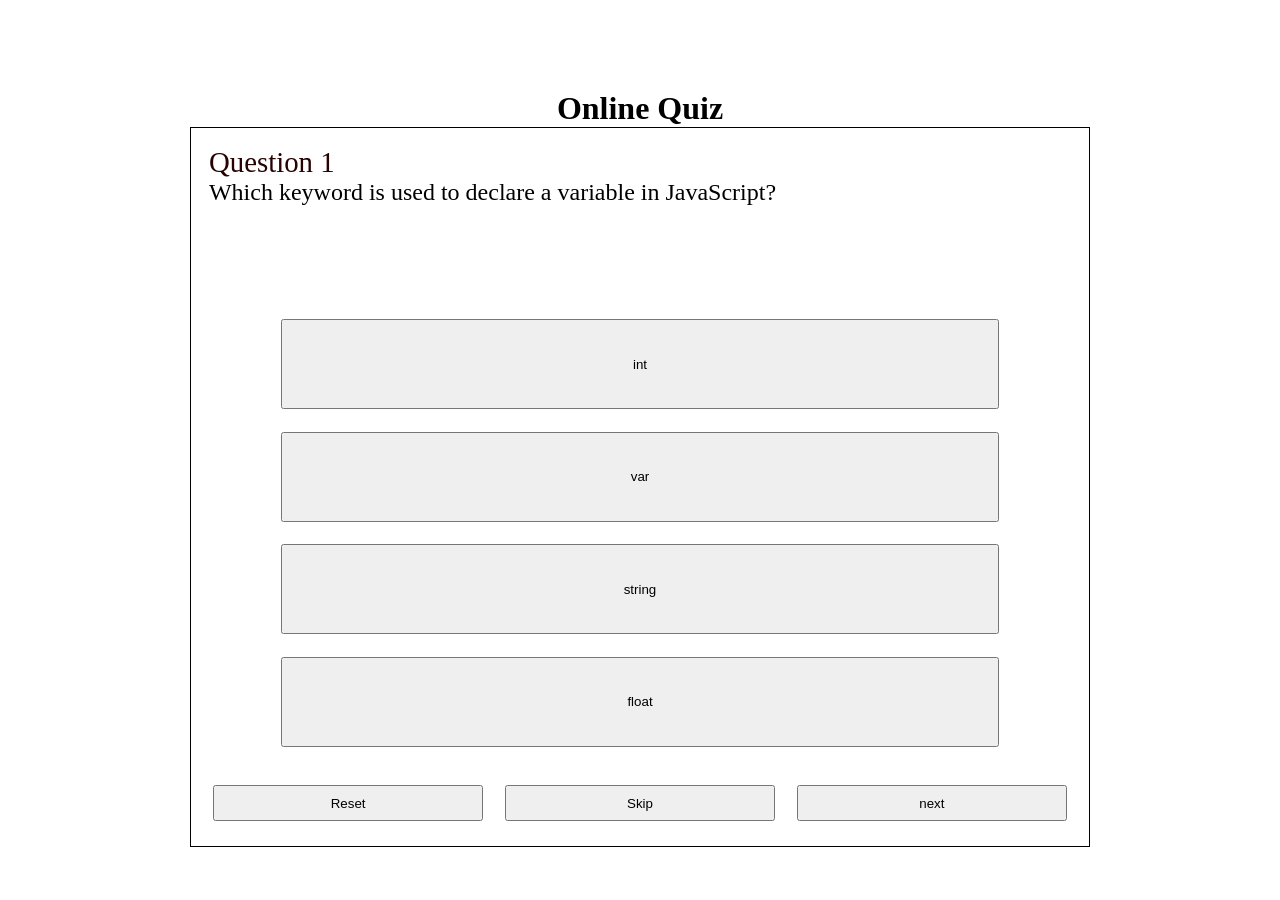
<file: Quiz/index.html>
<!DOCTYPE html>
<html lang="en">
<head>
    <meta charset="UTF-8">
    <meta name="viewport" content="width=device-width, initial-scale=1.0">
    <title>Document</title>
    <link rel="stylesheet" href="style.css">
</head>
<body>
    <div class="nav">
        <h1>Online Quiz</h1>
    </div>

    <div class="question-block" id="main">
        <div class="qus">
            <span id="id">1.</span><p id="qes"> Lorem ipsum dolor sit, amet consectetur adipisicing elit. Ducimus placeat nihil recusandae praesentium facere delectus laboriosam maxime, repellat aspernatur beatae, corporis eaque mollitia sunt nostrum.</p>
            <p id="warn"></p>
        </div>
        <div class="option button">
            <button id="one">Option one</button>
            <button id="two">Option two</button>
            <button id="three">Option three</button>
            <button id="four">Option four</button>
        </div>
        <div class="down">
            <button onclick="reset()">Reset</button>
            <button  onclick="skip()">Skip</button>
            <button  onclick="nextQuestion()">next</button>
        </div>

    </div>

    <script src="script.js"></script>
</body>
</html>
</file>
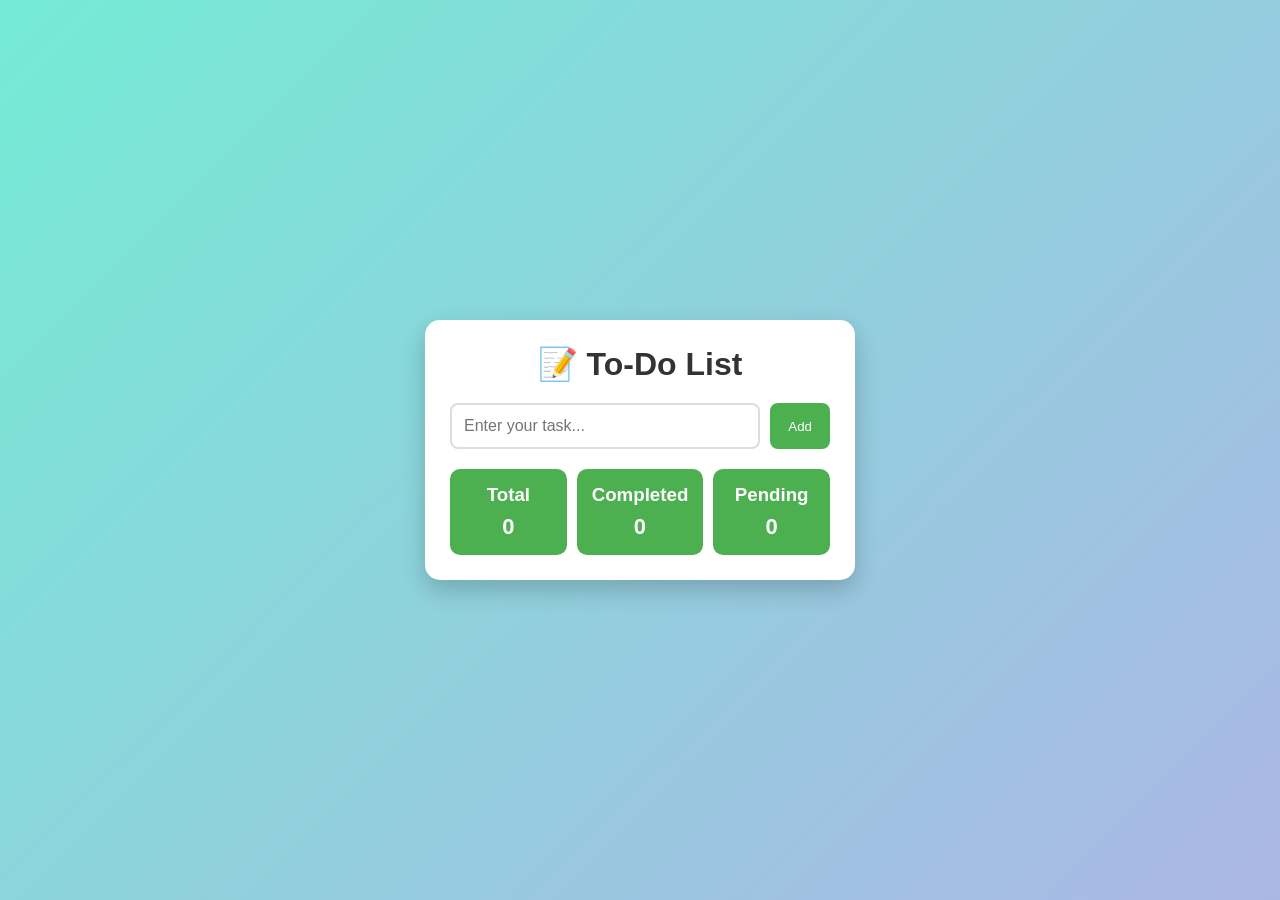
<file: To-dolist/index.html>
<!DOCTYPE html>
<html lang="en">
<head>
    <meta charset="UTF-8">
    <meta name="viewport" content="width=device-width, initial-scale=1.0">
    <title>To-Do List</title>
    <link rel="stylesheet" href="style.css">
</head>
<body>

    <div class="container">

        <h1>📝 To-Do List</h1>

        <div class="input-box">
            <input
                type="text"
                id="taskInput"
                placeholder="Enter your task..."
            >
            <button id="addTask">Add</button>
        </div>

        <p id="message"></p>

        <ul id="taskList">
            <!-- Tasks will be added here -->
        </ul>

        <div class="stats">

            <div class="card">
                <h3>Total</h3>
                <span id="totalTasks">0</span>
            </div>

            <div class="card">
                <h3>Completed</h3>
                <span id="completedTasks">0</span>
            </div>

            <div class="card">
                <h3>Pending</h3>
                <span id="pendingTasks">0</span>
            </div>

        </div>

    </div>

    <script src="script.js"></script>

</body>
</html>
</file>
<file: Quiz/style.css>
*{
    margin: 0;
    padding: 0;
    box-sizing: border-box;
}

.nav{
    text-align: center;
    margin-top: 10vh;
}
.question-block{
    width: 100vh;
    height: 80vh;
    border:1px solid black ;
    margin: auto;
}
.qus{
    /* border: 2px solid red; */
    width: 100%;
    height: 20vh;
    padding: 2%;
    p{
        font-size: 1.5rem;
    }
    span{
        font-size: 1.8rem;
        color: rgb(38, 2, 2);
    }
}
#warn{
    color: red;
    margin-top: 5%;
    text-align: center;
}

.option{
    /* border: 2px solid yellow; */
    width: 100%;
    height: 50vh;
    display: flex;
    flex-direction: column;
    /* gap: 2%; */
    align-items: center;
    justify-content: space-around;
    button{
        height: 20%;
        width: 80%;
    }
}

.down{
    height: 10vh;
    /* width: 80%; */
    display: flex;
    align-items: center;
    justify-content: space-evenly;
    button{
        height: 40%;
        width: 30%;
    }
}

.option button.selected {
    background-color: #4CAF50;
    color: white;
    border: 2px solid #4CAF50;
}

.result-box {
    width: 400px;
    margin: 50px auto;
    padding: 30px;
    background: #fff;
    border-radius: 10px;
    text-align: center;
    box-shadow: 0 0 10px rgba(0,0,0,0.2);
}

.result-box h1 {
    color: green;
}

.result-box h2 {
    margin: 15px 0;
}

.result-box h3 {
    margin-bottom: 20px;
}

.result-box button {
    padding: 10px 25px;
    border: none;
    border-radius: 5px;
    background: #007bff;
    color: white;
    cursor: pointer;
    font-size: 16px;
}

.result-box button:hover {
    background: #0056b3;
}
</file>
<file: To-dolist/style.css>
*{
    margin:0;
    padding:0;
    box-sizing:border-box;
    font-family:Arial, Helvetica, sans-serif;
}

body{
    background:linear-gradient(135deg,#74ebd5,#ACB6E5);
    display:flex;
    justify-content:center;
    align-items:center;
    min-height:100vh;
}

.container{
    width:430px;
    background:white;
    border-radius:15px;
    padding:25px;
    box-shadow:0 10px 25px rgba(0,0,0,.2);
}

h1{
    text-align:center;
    margin-bottom:20px;
    color:#333;
}

.input-box{
    display:flex;
    gap:10px;
}

.input-box input{
    flex:1;
    padding:12px;
    border:2px solid #ddd;
    border-radius:8px;
    font-size:16px;
    outline:none;
}

.input-box input:focus{
    border-color:#4CAF50;
}

.input-box button{
    padding:12px 18px;
    border:none;
    background:#4CAF50;
    color:white;
    border-radius:8px;
    cursor:pointer;
    transition:.3s;
}

.input-box button:hover{
    background:#43a047;
}

#message{
    margin:10px 0;
    color:red;
    text-align:center;
}

#taskList{
    margin-top:20px;
    list-style:none;
}

.task{
    display:flex;
    justify-content:space-between;
    align-items:center;
    padding:12px;
    background:#f7f7f7;
    border-radius:8px;
    margin-bottom:10px;
}

.left{
    display:flex;
    align-items:center;
    gap:10px;
}

.left span{
    font-size:16px;
}

.completed{
    text-decoration:line-through;
    color:gray;
}

.delete{
    background:#ff5252;
    color:white;
    border:none;
    padding:8px 12px;
    border-radius:6px;
    cursor:pointer;
}

.delete:hover{
    background:#e53935;
}

.stats{
    display:grid;
    grid-template-columns:repeat(3,1fr);
    gap:10px;
    margin-top:20px;
}

.card{
    background:#4CAF50;
    color:white;
    text-align:center;
    padding:15px;
    border-radius:10px;
}

.card h3{
    margin-bottom:8px;
}

.card span{
    font-size:22px;
    font-weight:bold;
}
</file>
